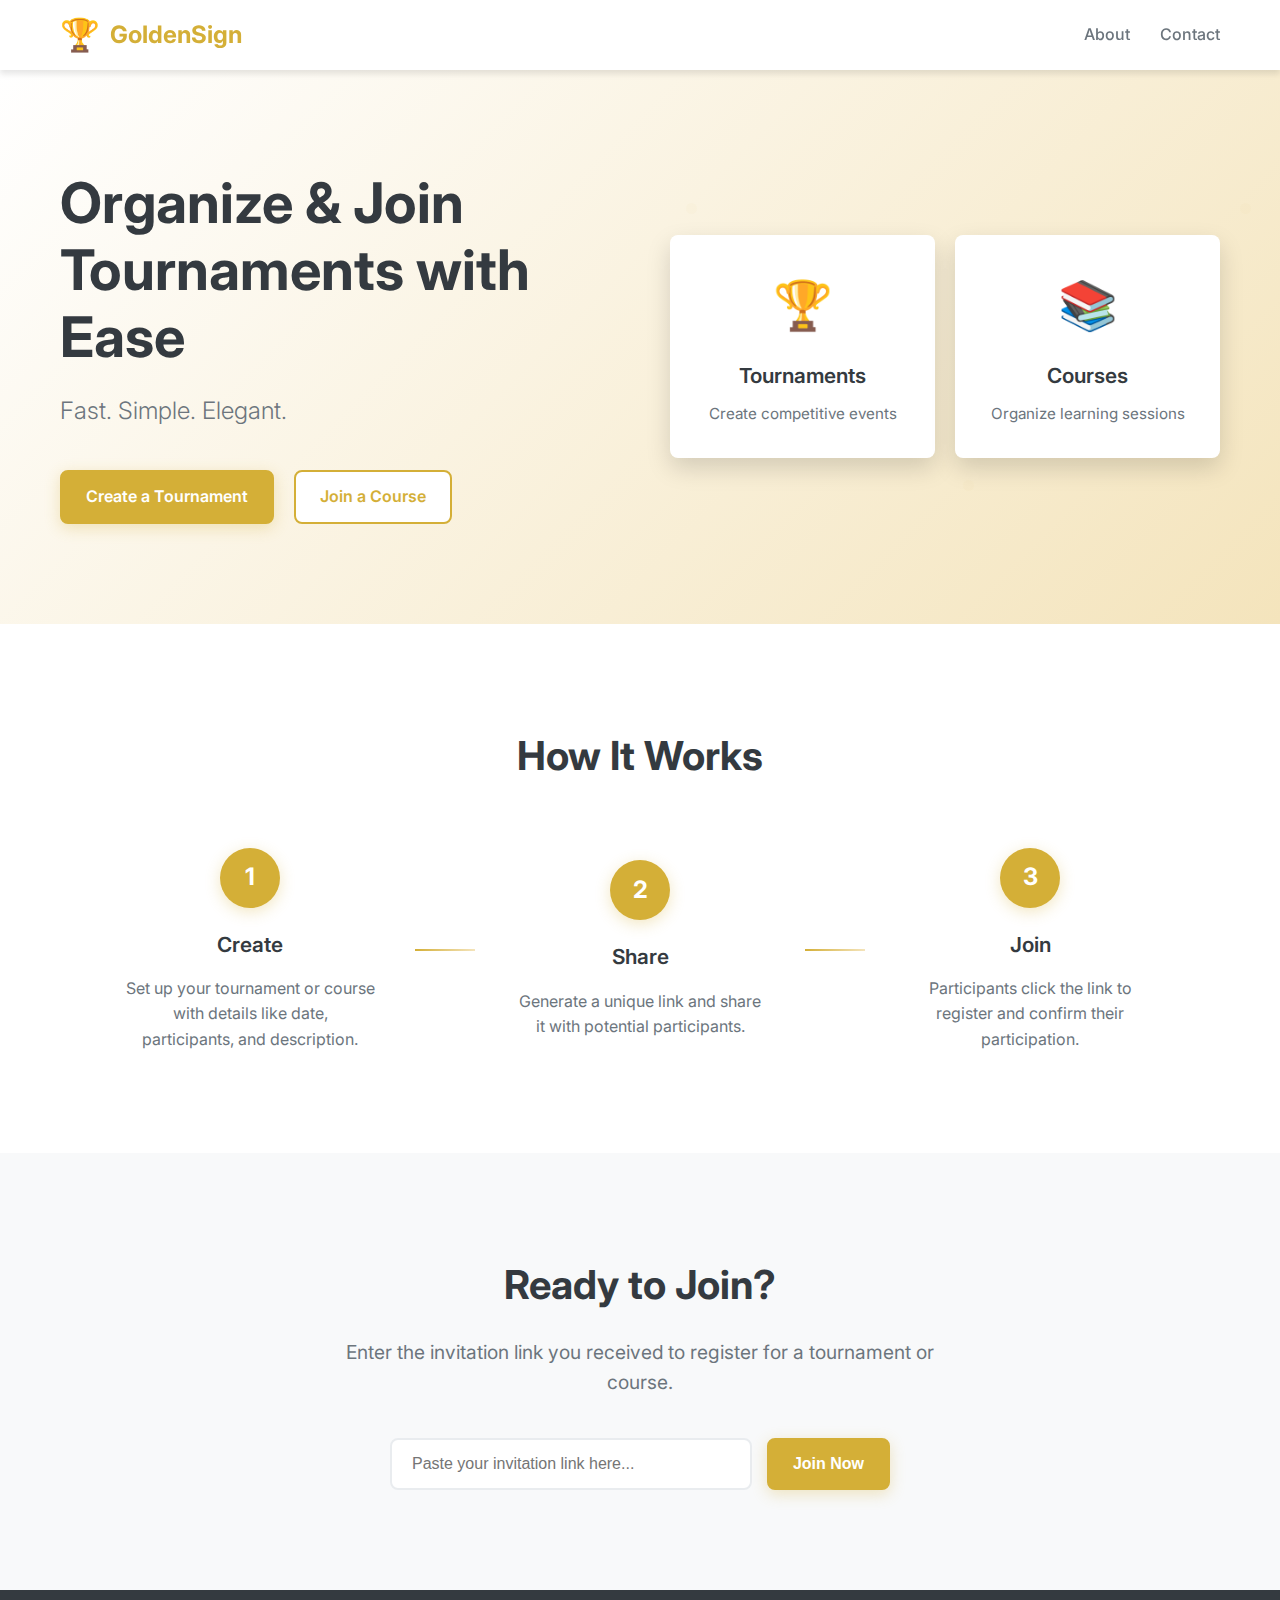
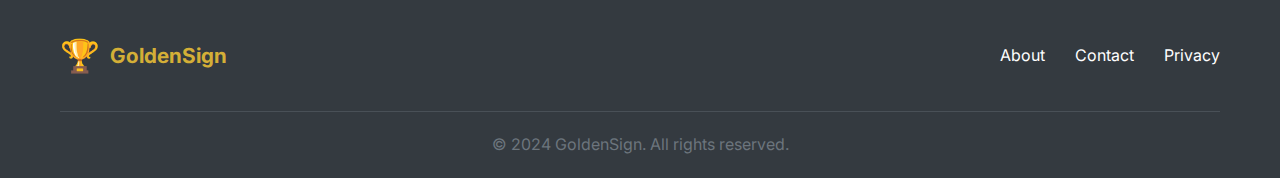
<file: index.html>
<!DOCTYPE html>
<html lang="en">
<head>
    <meta charset="UTF-8">
    <meta name="viewport" content="width=device-width, initial-scale=1.0">
    <title>GoldenSign - Tournament & Course Inscription</title>
    <link rel="preconnect" href="https://fonts.googleapis.com">
    <link rel="preconnect" href="https://fonts.gstatic.com" crossorigin>
    <link href="https://fonts.googleapis.com/css2?family=Inter:wght@300;400;500;600;700&display=swap" rel="stylesheet">
    <link rel="stylesheet" href="styles.css">
</head>
<body>
    <!-- Navigation -->
    <nav class="navbar">
        <div class="nav-container">
            <div class="nav-logo">
                <span class="logo-icon">🏆</span>
                <span class="logo-text">GoldenSign</span>
            </div>
            <div class="nav-links">
                <a href="#about" class="nav-link">About</a>
                <a href="#contact" class="nav-link">Contact</a>
            </div>
        </div>
    </nav>

    <!-- Hero Section -->
    <section class="hero">
        <div class="hero-container">
            <div class="hero-content">
                <h1 class="hero-title">Organize & Join Tournaments with Ease</h1>
                <p class="hero-subtitle">Fast. Simple. Elegant.</p>
                <div class="hero-buttons">
                    <a href="manager.html" class="btn btn-primary">Create a Tournament</a>
                    <a href="#join" class="btn btn-secondary">Join a Course</a>
                </div>
            </div>
            <div class="hero-visual">
                <div class="hero-card">
                    <div class="card-icon">🏆</div>
                    <h3>Tournaments</h3>
                    <p>Create competitive events</p>
                </div>
                <div class="hero-card">
                    <div class="card-icon">📚</div>
                    <h3>Courses</h3>
                    <p>Organize learning sessions</p>
                </div>
            </div>
        </div>
    </section>

    <!-- How it Works Section -->
    <section class="how-it-works">
        <div class="container">
            <h2 class="section-title">How It Works</h2>
            <div class="steps">
                <div class="step">
                    <div class="step-number">1</div>
                    <div class="step-content">
                        <h3>Create</h3>
                        <p>Set up your tournament or course with details like date, participants, and description.</p>
                    </div>
                </div>
                <div class="step-divider"></div>
                <div class="step">
                    <div class="step-number">2</div>
                    <div class="step-content">
                        <h3>Share</h3>
                        <p>Generate a unique link and share it with potential participants.</p>
                    </div>
                </div>
                <div class="step-divider"></div>
                <div class="step">
                    <div class="step-number">3</div>
                    <div class="step-content">
                        <h3>Join</h3>
                        <p>Participants click the link to register and confirm their participation.</p>
                    </div>
                </div>
            </div>
        </div>
    </section>

    <!-- Join Section -->
    <section id="join" class="join-section">
        <div class="container">
            <div class="join-content">
                <h2>Ready to Join?</h2>
                <p>Enter the invitation link you received to register for a tournament or course.</p>
                <div class="join-input-group">
                    <input type="text" id="joinLink" placeholder="Paste your invitation link here..." class="join-input">
                    <button onclick="joinFromLink()" class="btn btn-primary">Join Now</button>
                </div>
            </div>
        </div>
    </section>

    <!-- Footer -->
    <footer class="footer">
        <div class="container">
            <div class="footer-content">
                <div class="footer-logo">
                    <span class="logo-icon">🏆</span>
                    <span class="logo-text">GoldenSign</span>
                </div>
                <div class="footer-links">
                    <a href="#about" class="footer-link">About</a>
                    <a href="#contact" class="footer-link">Contact</a>
                    <a href="#privacy" class="footer-link">Privacy</a>
                </div>
            </div>
            <div class="footer-bottom">
                <p>&copy; 2024 GoldenSign. All rights reserved.</p>
            </div>
        </div>
    </footer>

    <script src="script.js"></script>
</body>
</html>
</file>
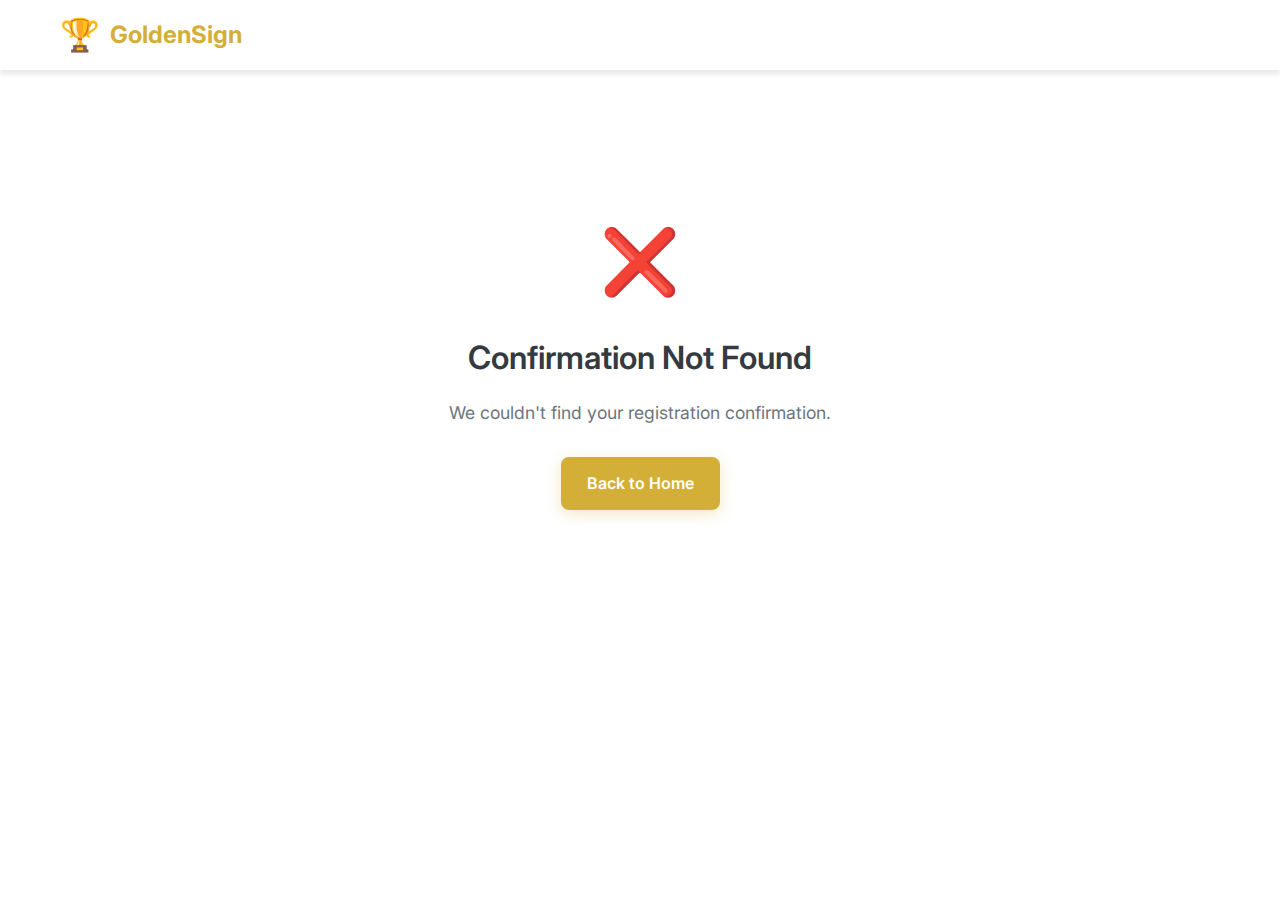
<file: confirmation.html>
<!DOCTYPE html>
<html lang="en">
<head>
    <meta charset="UTF-8">
    <meta name="viewport" content="width=device-width, initial-scale=1.0">
    <title>Registration Confirmation - GoldenSign</title>
    <link rel="preconnect" href="https://fonts.googleapis.com">
    <link rel="preconnect" href="https://fonts.gstatic.com" crossorigin>
    <link href="https://fonts.googleapis.com/css2?family=Inter:wght@300;400;500;600;700&display=swap" rel="stylesheet">
    <link rel="stylesheet" href="styles.css">
</head>
<body>
    <!-- Navigation -->
    <nav class="navbar">
        <div class="nav-container">
            <div class="nav-logo">
                <a href="index.html" class="logo-link">
                    <span class="logo-icon">🏆</span>
                    <span class="logo-text">GoldenSign</span>
                </a>
            </div>
        </div>
    </nav>

    <!-- Main Content -->
    <main class="confirmation-page">
        <div class="container">
            <!-- Loading State -->
            <div id="loadingState" class="loading-state">
                <div class="loading-spinner"></div>
                <p>Loading confirmation details...</p>
            </div>

            <!-- Confirmation Not Found -->
            <div id="notFoundState" class="not-found-state" style="display: none;">
                <div class="not-found-icon">❌</div>
                <h2>Confirmation Not Found</h2>
                <p>We couldn't find your registration confirmation.</p>
                <a href="index.html" class="btn btn-primary">Back to Home</a>
            </div>

            <!-- Confirmation Details -->
            <div id="confirmationDetails" class="confirmation-details" style="display: none;">
                <div class="confirmation-header">
                    <div class="success-animation">
                        <div class="success-checkmark">✅</div>
                    </div>
                    <h1>Registration Confirmed!</h1>
                    <p>You have successfully registered for the event.</p>
                </div>

                <div class="confirmation-card">
                    <div class="card-header">
                        <h2>Registration Details</h2>
                        <div class="status-badge" id="statusBadge">Accepted</div>
                    </div>
                    
                    <div class="confirmation-info">
                        <div class="info-row">
                            <span class="info-label">Name:</span>
                            <span class="info-value" id="participantName"></span>
                        </div>
                        <div class="info-row">
                            <span class="info-label">Email:</span>
                            <span class="info-value" id="participantEmail"></span>
                        </div>
                        <div class="info-row">
                            <span class="info-label">Event:</span>
                            <span class="info-value" id="eventTitle"></span>
                        </div>
                        <div class="info-row">
                            <span class="info-label">Type:</span>
                            <span class="info-value" id="eventType"></span>
                        </div>
                        <div class="info-row">
                            <span class="info-label">Date:</span>
                            <span class="info-value" id="eventDate"></span>
                        </div>
                        <div class="info-row">
                            <span class="info-label">Registration ID:</span>
                            <span class="info-value" id="registrationId"></span>
                        </div>
                    </div>
                </div>

                <div class="confirmation-actions">
                    <button onclick="printConfirmation()" class="btn btn-secondary">
                        <span class="btn-icon">🖨️</span>
                        Print Confirmation
                    </button>
                    <a href="index.html" class="btn btn-primary">Back to Home</a>
                </div>

                <div class="confirmation-note">
                    <p><strong>Important:</strong> Please save this confirmation for your records. You will receive an email confirmation shortly.</p>
                </div>
            </div>
        </div>
    </main>

    <script src="script.js"></script>
</body>
</html>
</file>
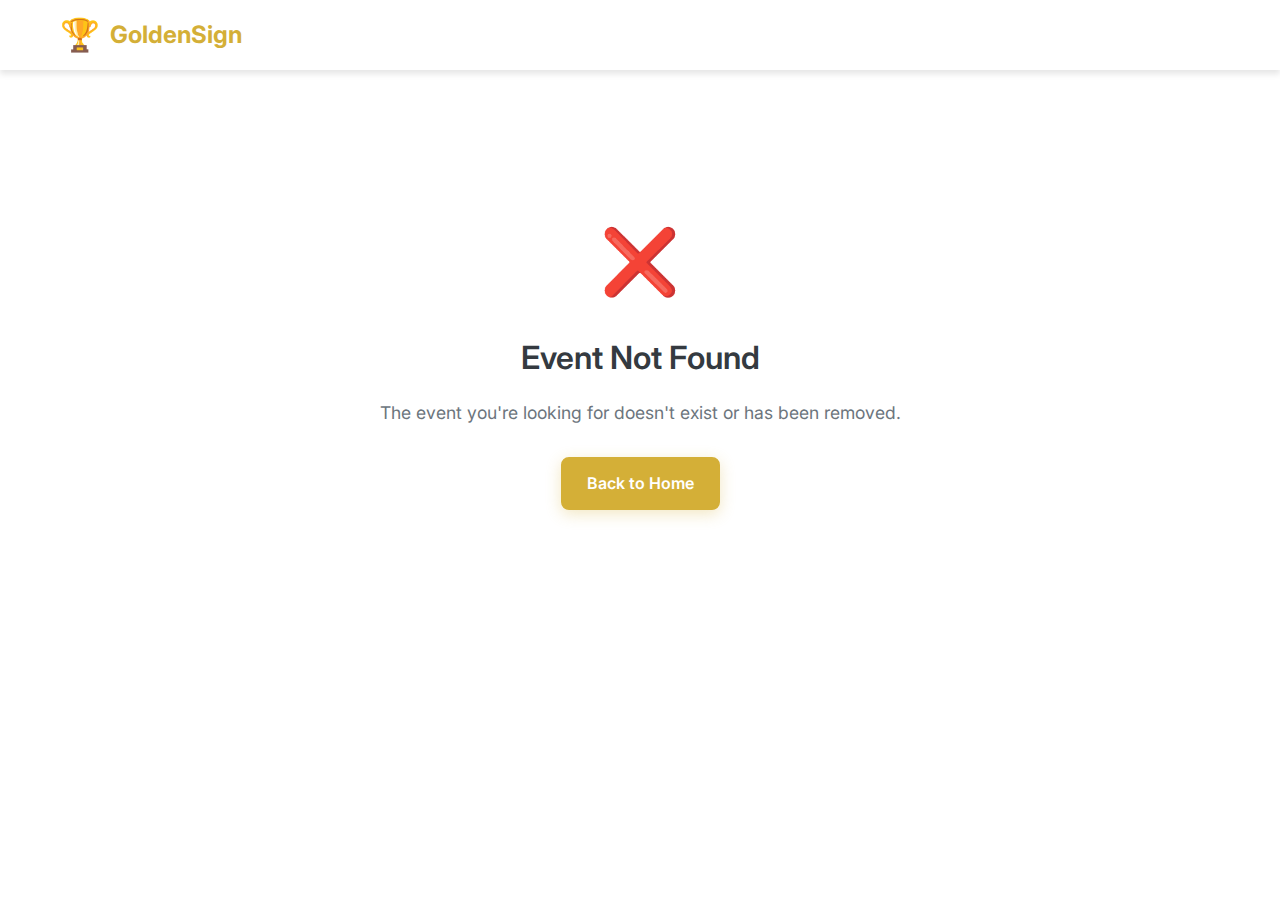
<file: inscription.html>
<!DOCTYPE html>
<html lang="en">
<head>
    <meta charset="UTF-8">
    <meta name="viewport" content="width=device-width, initial-scale=1.0">
    <title>Join Event - GoldenSign</title>
    <link rel="preconnect" href="https://fonts.googleapis.com">
    <link rel="preconnect" href="https://fonts.gstatic.com" crossorigin>
    <link href="https://fonts.googleapis.com/css2?family=Inter:wght@300;400;500;600;700&display=swap" rel="stylesheet">
    <link rel="stylesheet" href="styles.css">
</head>
<body>
    <!-- Navigation -->
    <nav class="navbar">
        <div class="nav-container">
            <div class="nav-logo">
                <a href="index.html" class="logo-link">
                    <span class="logo-icon">🏆</span>
                    <span class="logo-text">GoldenSign</span>
                </a>
            </div>
        </div>
    </nav>

    <!-- Main Content -->
    <main class="inscription-page">
        <div class="container">
            <!-- Loading State -->
            <div id="loadingState" class="loading-state">
                <div class="loading-spinner"></div>
                <p>Loading event details...</p>
            </div>

            <!-- Event Not Found -->
            <div id="notFoundState" class="not-found-state" style="display: none;">
                <div class="not-found-icon">❌</div>
                <h2>Event Not Found</h2>
                <p>The event you're looking for doesn't exist or has been removed.</p>
                <a href="index.html" class="btn btn-primary">Back to Home</a>
            </div>

            <!-- Event Details -->
            <div id="eventDetails" class="event-details" style="display: none;">
                <div class="event-header">
                    <div class="event-type-badge" id="eventTypeBadge"></div>
                    <h1 id="eventTitle"></h1>
                    <p id="eventDescription"></p>
                </div>

                <div class="event-info">
                    <div class="info-card">
                        <div class="info-icon">📅</div>
                        <div class="info-content">
                            <h3>Date & Time</h3>
                            <p id="eventDate"></p>
                        </div>
                    </div>
                    <div class="info-card">
                        <div class="info-icon">👥</div>
                        <div class="info-content">
                            <h3>Available Slots</h3>
                            <p id="availableSlots"></p>
                        </div>
                    </div>
                </div>

                <!-- Registration Form -->
                <div class="registration-section">
                    <h2>Register for this Event</h2>
                    <form id="registrationForm" class="registration-form">
                        <div class="form-group">
                            <label for="participantName">Full Name *</label>
                            <input type="text" id="participantName" name="name" required placeholder="Enter your full name">
                        </div>

                        <div class="form-group">
                            <label for="participantEmail">Email Address *</label>
                            <input type="email" id="participantEmail" name="email" required placeholder="Enter your email address">
                        </div>

                        <button type="submit" class="btn btn-primary btn-large">
                            <span class="btn-icon">✅</span>
                            Confirm Registration
                        </button>
                    </form>
                </div>
            </div>

            <!-- Success State -->
            <div id="successState" class="success-state" style="display: none;">
                <div class="success-animation">
                    <div class="success-checkmark">✅</div>
                </div>
                <h2>Registration Successful!</h2>
                <p id="successMessage"></p>
                <div class="success-actions">
                    <button onclick="goToConfirmation()" class="btn btn-primary">View Confirmation</button>
                    <a href="index.html" class="btn btn-secondary">Back to Home</a>
                </div>
            </div>

            <!-- Full State -->
            <div id="fullState" class="full-state" style="display: none;">
                <div class="full-icon">❌</div>
                <h2>Event is Full</h2>
                <p>Sorry, this event has reached its maximum capacity.</p>
                <a href="index.html" class="btn btn-primary">Back to Home</a>
            </div>
        </div>
    </main>

    <script src="script.js"></script>
</body>
</html>
</file>
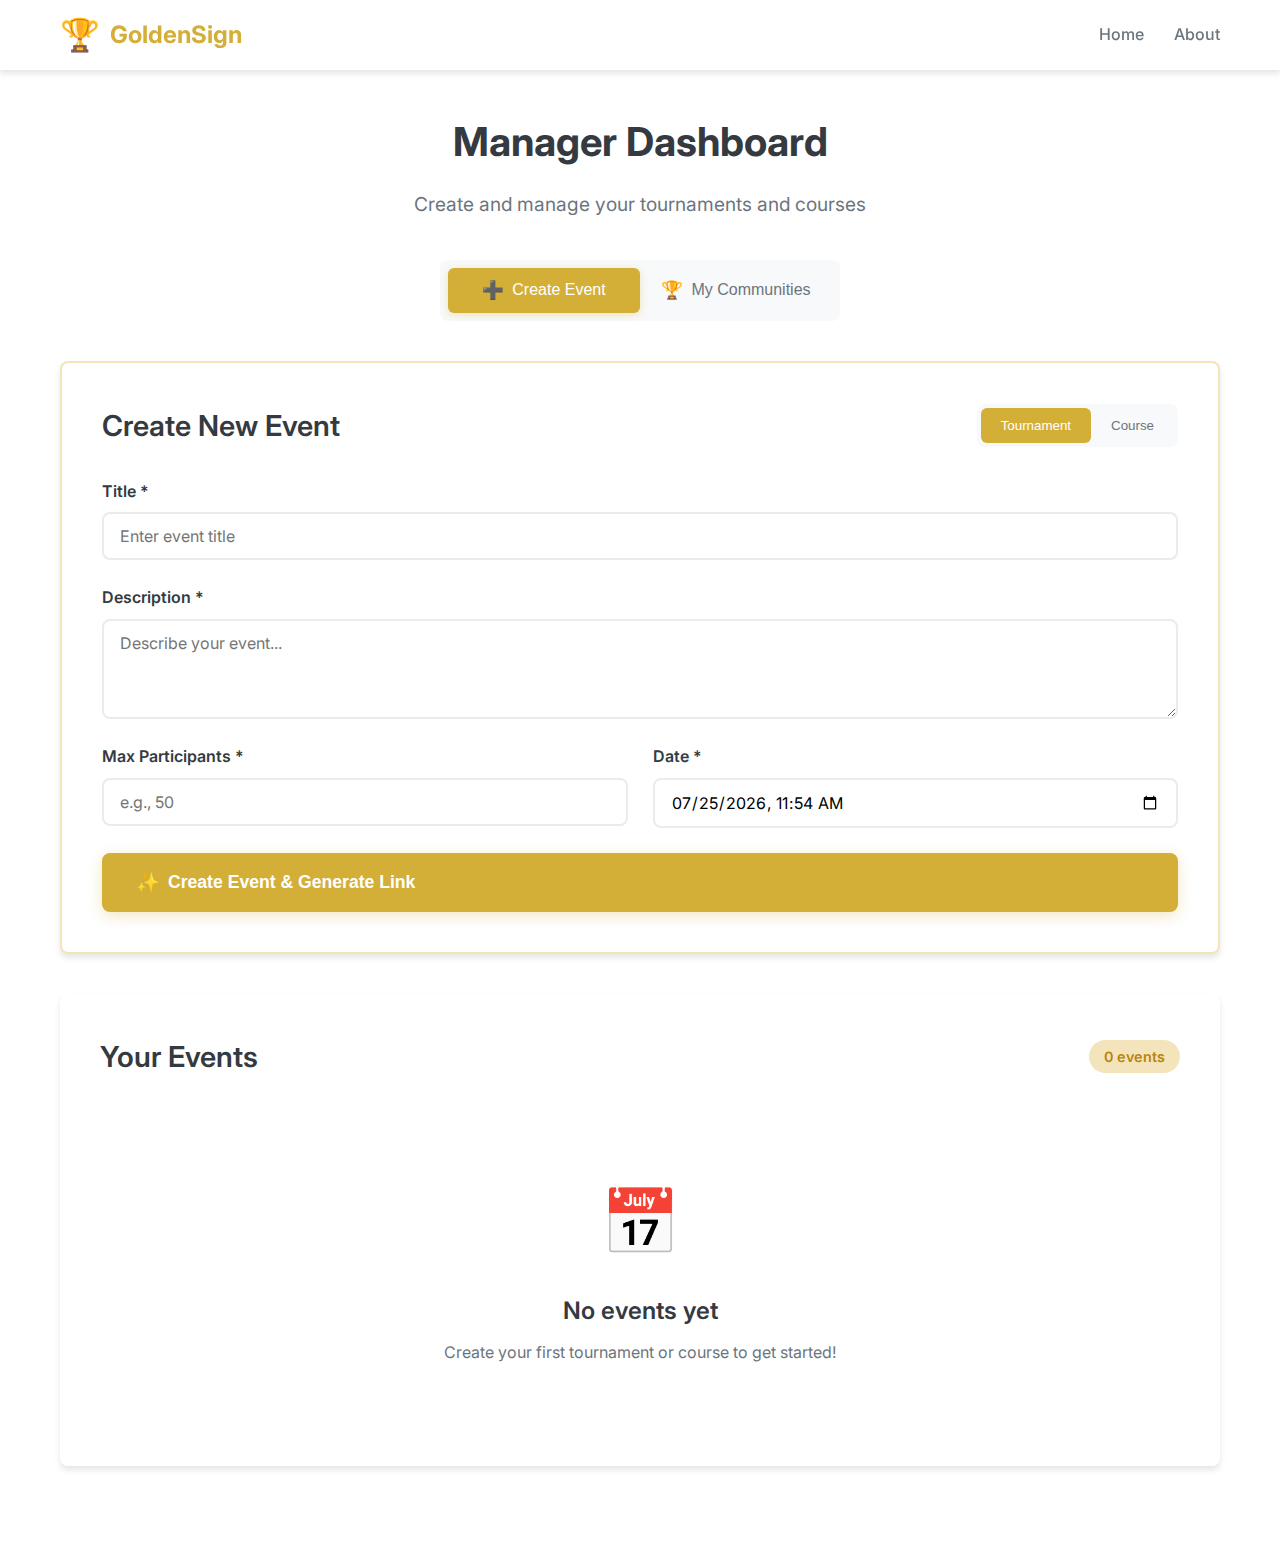
<file: manager.html>
<!DOCTYPE html>
<html lang="en">
<head>
    <meta charset="UTF-8">
    <meta name="viewport" content="width=device-width, initial-scale=1.0">
    <title>Manager Dashboard - GoldenSign</title>
    <link rel="preconnect" href="https://fonts.googleapis.com">
    <link rel="preconnect" href="https://fonts.gstatic.com" crossorigin>
    <link href="https://fonts.googleapis.com/css2?family=Inter:wght@300;400;500;600;700&display=swap" rel="stylesheet">
    <link rel="stylesheet" href="styles.css">
</head>
<body>
    <!-- Navigation -->
    <nav class="navbar">
        <div class="nav-container">
            <div class="nav-logo">
                <a href="index.html" class="logo-link">
                    <span class="logo-icon">🏆</span>
                    <span class="logo-text">GoldenSign</span>
                </a>
            </div>
            <div class="nav-links">
                <a href="index.html" class="nav-link">Home</a>
                <a href="#about" class="nav-link">About</a>
            </div>
        </div>
    </nav>

    <!-- Manager Dashboard -->
    <main class="manager-dashboard">
        <div class="container">
            <div class="dashboard-header">
                <h1>Manager Dashboard</h1>
                <p>Create and manage your tournaments and courses</p>
            </div>

            <!-- Dashboard Tabs -->
            <div class="dashboard-tabs">
                <button id="createTab" class="tab-btn active" onclick="switchTab('create')">
                    <span class="tab-icon">➕</span>
                    Create Event
                </button>
                <button id="communitiesTab" class="tab-btn" onclick="switchTab('communities')">
                    <span class="tab-icon">🏆</span>
                    My Communities
                </button>
            </div>

            <!-- Create New Section -->
            <section id="createSection" class="create-section">
                <div class="section-header">
                    <h2>Create New Event</h2>
                    <div class="event-type-toggle">
                        <button id="tournamentBtn" class="toggle-btn active" onclick="toggleEventType('tournament')">Tournament</button>
                        <button id="courseBtn" class="toggle-btn" onclick="toggleEventType('course')">Course</button>
                    </div>
                </div>

                <form id="eventForm" class="event-form">
                    <div class="form-group">
                        <label for="eventTitle">Title *</label>
                        <input type="text" id="eventTitle" name="title" required placeholder="Enter event title">
                    </div>

                    <div class="form-group">
                        <label for="eventDescription">Description *</label>
                        <textarea id="eventDescription" name="description" required placeholder="Describe your event..."></textarea>
                    </div>

                    <div class="form-row">
                        <div class="form-group">
                            <label for="maxParticipants">Max Participants *</label>
                            <input type="number" id="maxParticipants" name="maxParticipants" required min="1" placeholder="e.g., 50">
                        </div>
                        <div class="form-group">
                            <label for="eventDate">Date *</label>
                            <input type="datetime-local" id="eventDate" name="date" required>
                        </div>
                    </div>

                    <button type="submit" class="btn btn-primary btn-large">
                        <span class="btn-icon">✨</span>
                        Create Event & Generate Link
                    </button>
                </form>
            </section>

            <!-- Events List -->
            <section id="eventsSection" class="events-section">
                <div class="section-header">
                    <h2>Your Events</h2>
                    <span id="eventsCount" class="events-count">0 events</span>
                </div>

                <div id="eventsList" class="events-list">
                    <div class="empty-state">
                        <div class="empty-icon">📅</div>
                        <h3>No events yet</h3>
                        <p>Create your first tournament or course to get started!</p>
                    </div>
                </div>
            </section>

            <!-- My Communities Section -->
            <section id="communitiesSection" class="communities-section" style="display: none;">
                <div class="section-header">
                    <h2>My Communities</h2>
                    <div class="communities-stats">
                        <span id="totalEvents" class="stat-item">0 Events</span>
                        <span id="totalParticipants" class="stat-item">0 Participants</span>
                    </div>
                </div>

                <div class="communities-filters">
                    <div class="filter-group">
                        <label for="typeFilter">Filter by Type:</label>
                        <select id="typeFilter" onchange="filterCommunities()">
                            <option value="all">All Types</option>
                            <option value="tournament">Tournaments</option>
                            <option value="course">Courses</option>
                        </select>
                    </div>
                    <div class="filter-group">
                        <label for="statusFilter">Filter by Status:</label>
                        <select id="statusFilter" onchange="filterCommunities()">
                            <option value="all">All Status</option>
                            <option value="open">Open for Registration</option>
                            <option value="full">Full</option>
                            <option value="past">Past Events</option>
                        </select>
                    </div>
                    <button onclick="exportCommunitiesData()" class="btn btn-secondary">
                        <span class="btn-icon">📊</span>
                        Export Data
                    </button>
                </div>

                <div id="communitiesList" class="communities-list">
                    <div class="empty-state">
                        <div class="empty-icon">🏆</div>
                        <h3>No communities yet</h3>
                        <p>Create your first tournament or course to start building your community!</p>
                    </div>
                </div>
            </section>
        </div>
    </main>

    <!-- Event Modal -->
    <div id="eventModal" class="modal">
        <div class="modal-content">
            <div class="modal-header">
                <h3>Event Details</h3>
                <button class="modal-close" onclick="closeModal()">&times;</button>
            </div>
            <div class="modal-body">
                <div id="modalEventInfo"></div>
                <div class="modal-actions">
                    <button id="copyLinkBtn" class="btn btn-primary" onclick="copyEventLinkFromModal()">
                        <span class="btn-icon">📋</span>
                        Copy Link
                    </button>
                    <button id="viewInscriptionsBtn" class="btn btn-secondary" onclick="viewInscriptionsFromModal()">
                        <span class="btn-icon">👥</span>
                        View Inscriptions
                    </button>
                </div>
            </div>
        </div>
    </div>

    <!-- Inscriptions Modal -->
    <div id="inscriptionsModal" class="modal">
        <div class="modal-content">
            <div class="modal-header">
                <h3>Event Inscriptions</h3>
                <button class="modal-close" onclick="closeInscriptionsModal()">&times;</button>
            </div>
            <div class="modal-body">
                <div id="inscriptionsList" class="inscriptions-list"></div>
            </div>
        </div>
    </div>

    <script src="script.js"></script>
</body>
</html>
</file>
<file: styles.css>
/* Reset and Base Styles */
* {
    margin: 0;
    padding: 0;
    box-sizing: border-box;
}

:root {
    --primary-gold: #D4AF37;
    --secondary-gold: #F4E4BC;
    --dark-gold: #B8860B;
    --white: #FFFFFF;
    --light-gray: #F8F9FA;
    --gray: #6C757D;
    --dark-gray: #343A40;
    --success: #28A745;
    --danger: #DC3545;
    --warning: #FFC107;
    --shadow: 0 4px 6px rgba(0, 0, 0, 0.1);
    --shadow-lg: 0 10px 25px rgba(0, 0, 0, 0.15);
    --border-radius: 8px;
    --transition: all 0.3s ease;
}

body {
    font-family: 'Inter', -apple-system, BlinkMacSystemFont, 'Segoe UI', Roboto, sans-serif;
    line-height: 1.6;
    color: var(--dark-gray);
    background-color: var(--white);
}

.container {
    max-width: 1200px;
    margin: 0 auto;
    padding: 0 20px;
}

/* Navigation */
.navbar {
    background: var(--white);
    box-shadow: var(--shadow);
    position: sticky;
    top: 0;
    z-index: 1000;
}

.nav-container {
    max-width: 1200px;
    margin: 0 auto;
    padding: 0 20px;
    display: flex;
    justify-content: space-between;
    align-items: center;
    height: 70px;
}

.nav-logo {
    display: flex;
    align-items: center;
    gap: 10px;
    font-size: 1.5rem;
    font-weight: 700;
    color: var(--primary-gold);
}

.logo-link {
    text-decoration: none;
    color: inherit;
    display: flex;
    align-items: center;
    gap: 10px;
}

.logo-icon {
    font-size: 2rem;
}

.nav-links {
    display: flex;
    gap: 30px;
}

.nav-link {
    text-decoration: none;
    color: var(--gray);
    font-weight: 500;
    transition: var(--transition);
    position: relative;
}

.nav-link:hover {
    color: var(--primary-gold);
}

.nav-link::after {
    content: '';
    position: absolute;
    bottom: -5px;
    left: 0;
    width: 0;
    height: 2px;
    background: var(--primary-gold);
    transition: var(--transition);
}

.nav-link:hover::after {
    width: 100%;
}

/* Buttons */
.btn {
    display: inline-flex;
    align-items: center;
    gap: 8px;
    padding: 12px 24px;
    border: 2px solid var(--primary-gold);
    background: var(--white);
    color: var(--primary-gold);
    text-decoration: none;
    border-radius: var(--border-radius);
    font-weight: 600;
    font-size: 1rem;
    cursor: pointer;
    transition: var(--transition);
    position: relative;
    overflow: hidden;
}

.btn::before {
    content: '';
    position: absolute;
    top: 0;
    left: -100%;
    width: 100%;
    height: 100%;
    background: linear-gradient(90deg, transparent, rgba(212, 175, 55, 0.1), transparent);
    transition: var(--transition);
}

.btn:hover::before {
    left: 100%;
}

.btn-primary {
    background: var(--primary-gold);
    color: var(--white);
    box-shadow: 0 4px 15px rgba(212, 175, 55, 0.3);
}

.btn-primary:hover {
    background: var(--dark-gold);
    border-color: var(--dark-gold);
    transform: translateY(-2px);
    box-shadow: 0 6px 20px rgba(212, 175, 55, 0.4);
}

.btn-secondary {
    background: var(--white);
    color: var(--primary-gold);
}

.btn-secondary:hover {
    background: var(--secondary-gold);
    transform: translateY(-2px);
}

.btn-large {
    padding: 16px 32px;
    font-size: 1.1rem;
}

.btn-small {
    padding: 8px 12px;
    font-size: 0.9rem;
}

.btn-icon {
    font-size: 1.2rem;
}

/* Hero Section */
.hero {
    background: linear-gradient(135deg, var(--white) 0%, var(--secondary-gold) 100%);
    padding: 100px 0;
    position: relative;
    overflow: hidden;
}

.hero::before {
    content: '';
    position: absolute;
    top: 0;
    left: 0;
    right: 0;
    bottom: 0;
    background: url('data:image/svg+xml,<svg xmlns="http://www.w3.org/2000/svg" viewBox="0 0 100 100"><defs><pattern id="grain" width="100" height="100" patternUnits="userSpaceOnUse"><circle cx="25" cy="25" r="1" fill="%23D4AF37" opacity="0.1"/><circle cx="75" cy="75" r="1" fill="%23D4AF37" opacity="0.1"/></pattern></defs><rect width="100" height="100" fill="url(%23grain)"/></svg>');
    opacity: 0.3;
}

.hero-container {
    max-width: 1200px;
    margin: 0 auto;
    padding: 0 20px;
    display: grid;
    grid-template-columns: 1fr 1fr;
    gap: 60px;
    align-items: center;
    position: relative;
    z-index: 1;
}

.hero-content {
    animation: fadeInUp 0.8s ease-out;
}

.hero-title {
    font-size: 3.5rem;
    font-weight: 700;
    color: var(--dark-gray);
    margin-bottom: 20px;
    line-height: 1.2;
}

.hero-subtitle {
    font-size: 1.5rem;
    color: var(--gray);
    margin-bottom: 40px;
    font-weight: 300;
}

.hero-buttons {
    display: flex;
    gap: 20px;
    flex-wrap: wrap;
}

.hero-visual {
    display: grid;
    grid-template-columns: 1fr 1fr;
    gap: 20px;
    animation: fadeInUp 0.8s ease-out 0.2s both;
}

.hero-card {
    background: var(--white);
    padding: 30px;
    border-radius: var(--border-radius);
    box-shadow: var(--shadow-lg);
    text-align: center;
    transition: var(--transition);
    border: 2px solid transparent;
}

.hero-card:hover {
    transform: translateY(-5px);
    border-color: var(--primary-gold);
    box-shadow: 0 15px 35px rgba(212, 175, 55, 0.2);
}

.card-icon {
    font-size: 3rem;
    margin-bottom: 15px;
}

.hero-card h3 {
    font-size: 1.3rem;
    font-weight: 600;
    color: var(--dark-gray);
    margin-bottom: 10px;
}

.hero-card p {
    color: var(--gray);
    font-size: 0.95rem;
}

/* How It Works Section */
.how-it-works {
    padding: 100px 0;
    background: var(--white);
}

.section-title {
    text-align: center;
    font-size: 2.5rem;
    font-weight: 700;
    color: var(--dark-gray);
    margin-bottom: 60px;
}

.steps {
    display: flex;
    justify-content: center;
    align-items: center;
    gap: 40px;
    flex-wrap: wrap;
}

.step {
    display: flex;
    flex-direction: column;
    align-items: center;
    text-align: center;
    max-width: 250px;
    animation: fadeInUp 0.6s ease-out;
}

.step:nth-child(1) { animation-delay: 0.1s; }
.step:nth-child(3) { animation-delay: 0.2s; }
.step:nth-child(5) { animation-delay: 0.3s; }

.step-number {
    width: 60px;
    height: 60px;
    background: var(--primary-gold);
    color: var(--white);
    border-radius: 50%;
    display: flex;
    align-items: center;
    justify-content: center;
    font-size: 1.5rem;
    font-weight: 700;
    margin-bottom: 20px;
    box-shadow: 0 4px 15px rgba(212, 175, 55, 0.3);
}

.step-content h3 {
    font-size: 1.3rem;
    font-weight: 600;
    color: var(--dark-gray);
    margin-bottom: 15px;
}

.step-content p {
    color: var(--gray);
    line-height: 1.6;
}

.step-divider {
    width: 60px;
    height: 2px;
    background: linear-gradient(90deg, var(--primary-gold), var(--secondary-gold));
    animation: pulse 2s infinite;
}

/* Join Section */
.join-section {
    padding: 100px 0;
    background: var(--light-gray);
}

.join-content {
    text-align: center;
    max-width: 600px;
    margin: 0 auto;
}

.join-content h2 {
    font-size: 2.5rem;
    font-weight: 700;
    color: var(--dark-gray);
    margin-bottom: 20px;
}

.join-content p {
    font-size: 1.2rem;
    color: var(--gray);
    margin-bottom: 40px;
}

.join-input-group {
    display: flex;
    gap: 15px;
    max-width: 500px;
    margin: 0 auto;
}

.join-input {
    flex: 1;
    padding: 15px 20px;
    border: 2px solid #E9ECEF;
    border-radius: var(--border-radius);
    font-size: 1rem;
    transition: var(--transition);
}

.join-input:focus {
    outline: none;
    border-color: var(--primary-gold);
    box-shadow: 0 0 0 3px rgba(212, 175, 55, 0.1);
}

/* Manager Dashboard */
.manager-dashboard {
    padding: 40px 0 100px;
    min-height: calc(100vh - 70px);
}

.dashboard-header {
    text-align: center;
    margin-bottom: 40px;
}

/* Dashboard Tabs */
.dashboard-tabs {
    display: flex;
    justify-content: center;
    margin-bottom: 40px;
    background: var(--light-gray);
    border-radius: var(--border-radius);
    padding: 8px;
    max-width: 400px;
    margin-left: auto;
    margin-right: auto;
}

.tab-btn {
    flex: 1;
    display: flex;
    align-items: center;
    justify-content: center;
    gap: 8px;
    padding: 12px 20px;
    border: none;
    background: transparent;
    color: var(--gray);
    font-weight: 500;
    border-radius: calc(var(--border-radius) - 2px);
    cursor: pointer;
    transition: var(--transition);
    font-size: 1rem;
}

.tab-btn.active {
    background: var(--primary-gold);
    color: var(--white);
    box-shadow: 0 2px 8px rgba(212, 175, 55, 0.3);
}

.tab-btn:hover:not(.active) {
    background: var(--white);
    color: var(--primary-gold);
}

.tab-icon {
    font-size: 1.1rem;
}

.dashboard-header h1 {
    font-size: 2.5rem;
    font-weight: 700;
    color: var(--dark-gray);
    margin-bottom: 15px;
}

.dashboard-header p {
    font-size: 1.2rem;
    color: var(--gray);
}

/* Create Section */
.create-section {
    background: var(--white);
    padding: 40px;
    border-radius: var(--border-radius);
    box-shadow: var(--shadow);
    margin-bottom: 40px;
    border: 2px solid var(--secondary-gold);
}

.section-header {
    display: flex;
    justify-content: space-between;
    align-items: center;
    margin-bottom: 30px;
    flex-wrap: wrap;
    gap: 20px;
}

.section-header h2 {
    font-size: 1.8rem;
    font-weight: 600;
    color: var(--dark-gray);
}

.event-type-toggle {
    display: flex;
    background: var(--light-gray);
    border-radius: var(--border-radius);
    padding: 4px;
}

.toggle-btn {
    padding: 10px 20px;
    border: none;
    background: transparent;
    color: var(--gray);
    font-weight: 500;
    border-radius: calc(var(--border-radius) - 2px);
    cursor: pointer;
    transition: var(--transition);
}

.toggle-btn.active {
    background: var(--primary-gold);
    color: var(--white);
}

.event-form {
    display: grid;
    gap: 25px;
}

.form-group {
    display: flex;
    flex-direction: column;
}

.form-group label {
    font-weight: 600;
    color: var(--dark-gray);
    margin-bottom: 8px;
}

.form-group input,
.form-group textarea {
    padding: 12px 16px;
    border: 2px solid #E9ECEF;
    border-radius: var(--border-radius);
    font-size: 1rem;
    transition: var(--transition);
    font-family: inherit;
}

.form-group input:focus,
.form-group textarea:focus {
    outline: none;
    border-color: var(--primary-gold);
    box-shadow: 0 0 0 3px rgba(212, 175, 55, 0.1);
}

.form-group textarea {
    resize: vertical;
    min-height: 100px;
}

.form-row {
    display: grid;
    grid-template-columns: 1fr 1fr;
    gap: 25px;
}

/* Events Section */
.events-section {
    background: var(--white);
    padding: 40px;
    border-radius: var(--border-radius);
    box-shadow: var(--shadow);
}

/* Communities Section */
.communities-section {
    background: var(--white);
    padding: 40px;
    border-radius: var(--border-radius);
    box-shadow: var(--shadow);
}

.communities-stats {
    display: flex;
    gap: 20px;
    flex-wrap: wrap;
}

.stat-item {
    background: var(--secondary-gold);
    color: var(--dark-gold);
    padding: 8px 16px;
    border-radius: 20px;
    font-size: 0.9rem;
    font-weight: 600;
}

.communities-filters {
    display: flex;
    gap: 20px;
    align-items: end;
    margin-bottom: 30px;
    padding: 20px;
    background: var(--light-gray);
    border-radius: var(--border-radius);
    flex-wrap: wrap;
}

.filter-group {
    display: flex;
    flex-direction: column;
    gap: 5px;
    min-width: 150px;
}

.filter-group label {
    font-weight: 600;
    color: var(--dark-gray);
    font-size: 0.9rem;
}

.filter-group select {
    padding: 8px 12px;
    border: 2px solid #E9ECEF;
    border-radius: var(--border-radius);
    background: var(--white);
    font-size: 0.9rem;
    transition: var(--transition);
}

.filter-group select:focus {
    outline: none;
    border-color: var(--primary-gold);
    box-shadow: 0 0 0 3px rgba(212, 175, 55, 0.1);
}

.communities-list {
    display: grid;
    gap: 20px;
}

.community-card {
    background: var(--light-gray);
    border: 2px solid transparent;
    border-radius: var(--border-radius);
    padding: 25px;
    transition: var(--transition);
    position: relative;
    overflow: hidden;
}

.community-card:hover {
    border-color: var(--primary-gold);
    transform: translateY(-2px);
    box-shadow: var(--shadow-lg);
}

.community-card-header {
    display: flex;
    justify-content: space-between;
    align-items: flex-start;
    margin-bottom: 15px;
    flex-wrap: wrap;
    gap: 10px;
}

.community-title {
    font-size: 1.3rem;
    font-weight: 600;
    color: var(--dark-gray);
    margin-bottom: 5px;
}

.community-type-badge {
    background: var(--primary-gold);
    color: var(--white);
    padding: 4px 12px;
    border-radius: 20px;
    font-size: 0.8rem;
    font-weight: 600;
    text-transform: uppercase;
}

.community-description {
    color: var(--gray);
    margin-bottom: 20px;
    line-height: 1.5;
}

.community-stats {
    display: grid;
    grid-template-columns: repeat(auto-fit, minmax(120px, 1fr));
    gap: 15px;
    margin-bottom: 20px;
}

.community-stat {
    text-align: center;
    padding: 10px;
    background: var(--white);
    border-radius: var(--border-radius);
    border: 1px solid var(--secondary-gold);
}

.community-stat-value {
    font-size: 1.5rem;
    font-weight: 700;
    color: var(--primary-gold);
    margin-bottom: 5px;
}

.community-stat-label {
    font-size: 0.8rem;
    color: var(--gray);
    text-transform: uppercase;
    font-weight: 600;
}

.community-participants {
    margin-top: 20px;
}

.participants-header {
    display: flex;
    justify-content: space-between;
    align-items: center;
    margin-bottom: 15px;
}

.participants-title {
    font-weight: 600;
    color: var(--dark-gray);
    font-size: 1.1rem;
}

.participants-toggle {
    background: var(--primary-gold);
    color: var(--white);
    border: none;
    padding: 6px 12px;
    border-radius: var(--border-radius);
    font-size: 0.8rem;
    cursor: pointer;
    transition: var(--transition);
}

.participants-toggle:hover {
    background: var(--dark-gold);
}

.participants-list {
    max-height: 200px;
    overflow-y: auto;
    border: 1px solid #E9ECEF;
    border-radius: var(--border-radius);
    background: var(--white);
    display: none;
}

.participants-list.show {
    display: block;
}

.participant-item {
    display: flex;
    justify-content: space-between;
    align-items: center;
    padding: 10px 15px;
    border-bottom: 1px solid #F8F9FA;
    transition: var(--transition);
}

.participant-item:hover {
    background: var(--light-gray);
}

.participant-item:last-child {
    border-bottom: none;
}

.participant-info {
    flex: 1;
}

.participant-name {
    font-weight: 600;
    color: var(--dark-gray);
    margin-bottom: 2px;
}

.participant-email {
    color: var(--gray);
    font-size: 0.8rem;
}

.participant-date {
    color: var(--gray);
    font-size: 0.8rem;
    text-align: right;
}

.community-actions {
    display: flex;
    gap: 10px;
    margin-top: 20px;
    flex-wrap: wrap;
}

.community-actions .btn {
    padding: 8px 16px;
    font-size: 0.9rem;
}

.events-count {
    background: var(--secondary-gold);
    color: var(--dark-gold);
    padding: 5px 15px;
    border-radius: 20px;
    font-size: 0.9rem;
    font-weight: 600;
}

.events-list {
    margin-top: 30px;
}

.empty-state {
    text-align: center;
    padding: 60px 20px;
    color: var(--gray);
}

.empty-icon {
    font-size: 4rem;
    margin-bottom: 20px;
}

.empty-state h3 {
    font-size: 1.5rem;
    font-weight: 600;
    margin-bottom: 10px;
    color: var(--dark-gray);
}

.event-card {
    background: var(--light-gray);
    padding: 25px;
    border-radius: var(--border-radius);
    margin-bottom: 20px;
    border: 2px solid transparent;
    transition: var(--transition);
    position: relative;
}

.event-card:hover {
    border-color: var(--primary-gold);
    transform: translateY(-2px);
    box-shadow: var(--shadow-lg);
}

.event-card-header {
    display: flex;
    justify-content: space-between;
    align-items: flex-start;
    margin-bottom: 15px;
}

.event-title {
    font-size: 1.3rem;
    font-weight: 600;
    color: var(--dark-gray);
    margin-bottom: 5px;
}

.event-type-badge {
    background: var(--primary-gold);
    color: var(--white);
    padding: 4px 12px;
    border-radius: 20px;
    font-size: 0.8rem;
    font-weight: 600;
    text-transform: uppercase;
}

.event-description {
    color: var(--gray);
    margin-bottom: 15px;
    line-height: 1.5;
}

.event-details {
    display: grid;
    grid-template-columns: repeat(auto-fit, minmax(150px, 1fr));
    gap: 15px;
    margin-bottom: 20px;
}

.event-detail {
    display: flex;
    align-items: center;
    gap: 8px;
    color: var(--gray);
    font-size: 0.9rem;
}

.event-detail-icon {
    font-size: 1.1rem;
}

.event-actions {
    display: flex;
    gap: 10px;
    flex-wrap: wrap;
}

.event-actions .btn {
    padding: 8px 16px;
    font-size: 0.9rem;
}

/* Event URL Section */
.event-url-section {
    margin-top: 20px;
    padding: 15px;
    background: var(--light-gray);
    border-radius: var(--border-radius);
    border: 1px solid var(--secondary-gold);
}

.event-url-section label {
    display: block;
    margin-bottom: 10px;
    color: var(--dark-gray);
    font-weight: 600;
}

.url-display {
    display: flex;
    gap: 10px;
    align-items: center;
}

.url-input {
    flex: 1;
    padding: 8px 12px;
    border: 1px solid #E9ECEF;
    border-radius: var(--border-radius);
    background: var(--white);
    font-size: 0.9rem;
    color: var(--gray);
    font-family: 'Courier New', monospace;
}

.url-input:focus {
    outline: none;
    border-color: var(--primary-gold);
    box-shadow: 0 0 0 2px rgba(212, 175, 55, 0.1);
}

/* Modal */
.modal {
    display: none;
    position: fixed;
    top: 0;
    left: 0;
    width: 100%;
    height: 100%;
    background: rgba(0, 0, 0, 0.5);
    z-index: 2000;
    animation: fadeIn 0.3s ease-out;
}

.modal.show {
    display: flex;
    align-items: center;
    justify-content: center;
}

.modal-content {
    background: var(--white);
    border-radius: var(--border-radius);
    box-shadow: var(--shadow-lg);
    max-width: 500px;
    width: 90%;
    max-height: 80vh;
    overflow-y: auto;
    animation: slideInUp 0.3s ease-out;
}

.modal-header {
    display: flex;
    justify-content: space-between;
    align-items: center;
    padding: 25px 30px;
    border-bottom: 1px solid #E9ECEF;
}

.modal-header h3 {
    font-size: 1.3rem;
    font-weight: 600;
    color: var(--dark-gray);
}

.modal-close {
    background: none;
    border: none;
    font-size: 1.5rem;
    color: var(--gray);
    cursor: pointer;
    padding: 5px;
    transition: var(--transition);
}

.modal-close:hover {
    color: var(--danger);
}

.modal-body {
    padding: 30px;
}

.modal-actions {
    display: flex;
    gap: 15px;
    margin-top: 25px;
    flex-wrap: wrap;
}

/* Inscription Page */
.inscription-page {
    padding: 40px 0 100px;
    min-height: calc(100vh - 70px);
}

.loading-state,
.not-found-state,
.success-state,
.full-state {
    text-align: center;
    padding: 100px 20px;
}

.loading-spinner {
    width: 50px;
    height: 50px;
    border: 4px solid var(--secondary-gold);
    border-top: 4px solid var(--primary-gold);
    border-radius: 50%;
    animation: spin 1s linear infinite;
    margin: 0 auto 20px;
}

.not-found-icon,
.full-icon {
    font-size: 4rem;
    margin-bottom: 20px;
}

.not-found-state h2,
.full-state h2 {
    font-size: 2rem;
    font-weight: 600;
    color: var(--dark-gray);
    margin-bottom: 15px;
}

.not-found-state p,
.full-state p {
    color: var(--gray);
    font-size: 1.1rem;
    margin-bottom: 30px;
}

/* Event Details */
.event-details {
    max-width: 800px;
    margin: 0 auto;
}

.event-header {
    text-align: center;
    margin-bottom: 40px;
    padding: 40px;
    background: var(--white);
    border-radius: var(--border-radius);
    box-shadow: var(--shadow);
    border: 2px solid var(--secondary-gold);
}

.event-type-badge {
    display: inline-block;
    background: var(--primary-gold);
    color: var(--white);
    padding: 8px 20px;
    border-radius: 25px;
    font-size: 0.9rem;
    font-weight: 600;
    text-transform: uppercase;
    margin-bottom: 20px;
}

.event-header h1 {
    font-size: 2.5rem;
    font-weight: 700;
    color: var(--dark-gray);
    margin-bottom: 15px;
}

.event-header p {
    font-size: 1.2rem;
    color: var(--gray);
    line-height: 1.6;
}

.event-info {
    display: grid;
    grid-template-columns: repeat(auto-fit, minmax(250px, 1fr));
    gap: 20px;
    margin-bottom: 40px;
}

.info-card {
    background: var(--white);
    padding: 25px;
    border-radius: var(--border-radius);
    box-shadow: var(--shadow);
    display: flex;
    align-items: center;
    gap: 15px;
    border: 2px solid transparent;
    transition: var(--transition);
}

.info-card:hover {
    border-color: var(--primary-gold);
    transform: translateY(-2px);
}

.info-icon {
    font-size: 2rem;
    color: var(--primary-gold);
}

.info-content h3 {
    font-size: 1.1rem;
    font-weight: 600;
    color: var(--dark-gray);
    margin-bottom: 5px;
}

.info-content p {
    color: var(--gray);
    font-size: 0.95rem;
}

/* Registration Section */
.registration-section {
    background: var(--white);
    padding: 40px;
    border-radius: var(--border-radius);
    box-shadow: var(--shadow);
    border: 2px solid var(--secondary-gold);
}

.registration-section h2 {
    font-size: 1.8rem;
    font-weight: 600;
    color: var(--dark-gray);
    margin-bottom: 25px;
    text-align: center;
}

.registration-form {
    max-width: 500px;
    margin: 0 auto;
}

/* Success State */
.success-animation {
    margin-bottom: 30px;
}

.success-checkmark {
    font-size: 4rem;
    color: var(--success);
    animation: bounce 0.6s ease-out;
}

.success-state h2 {
    font-size: 2rem;
    font-weight: 600;
    color: var(--dark-gray);
    margin-bottom: 15px;
}

.success-state p {
    color: var(--gray);
    font-size: 1.1rem;
    margin-bottom: 30px;
}

.success-actions {
    display: flex;
    gap: 15px;
    justify-content: center;
    flex-wrap: wrap;
}

/* Confirmation Page */
.confirmation-page {
    padding: 40px 0 100px;
    min-height: calc(100vh - 70px);
}

.confirmation-details {
    max-width: 600px;
    margin: 0 auto;
}

.confirmation-header {
    text-align: center;
    margin-bottom: 40px;
    padding: 40px;
    background: var(--white);
    border-radius: var(--border-radius);
    box-shadow: var(--shadow);
    border: 2px solid var(--secondary-gold);
}

.confirmation-header h1 {
    font-size: 2.5rem;
    font-weight: 700;
    color: var(--dark-gray);
    margin-bottom: 15px;
}

.confirmation-header p {
    font-size: 1.2rem;
    color: var(--gray);
}

.confirmation-card {
    background: var(--white);
    border-radius: var(--border-radius);
    box-shadow: var(--shadow-lg);
    border: 2px solid var(--secondary-gold);
    margin-bottom: 30px;
}

.card-header {
    display: flex;
    justify-content: space-between;
    align-items: center;
    padding: 25px 30px;
    border-bottom: 1px solid #E9ECEF;
}

.card-header h2 {
    font-size: 1.5rem;
    font-weight: 600;
    color: var(--dark-gray);
}

.status-badge {
    background: var(--success);
    color: var(--white);
    padding: 6px 15px;
    border-radius: 20px;
    font-size: 0.9rem;
    font-weight: 600;
}

.confirmation-info {
    padding: 30px;
}

.info-row {
    display: flex;
    justify-content: space-between;
    align-items: center;
    padding: 12px 0;
    border-bottom: 1px solid #F8F9FA;
}

.info-row:last-child {
    border-bottom: none;
}

.info-label {
    font-weight: 600;
    color: var(--dark-gray);
}

.info-value {
    color: var(--gray);
    text-align: right;
    word-break: break-all;
}

.confirmation-actions {
    display: flex;
    gap: 15px;
    justify-content: center;
    margin-bottom: 30px;
    flex-wrap: wrap;
}

.confirmation-note {
    background: var(--secondary-gold);
    padding: 20px;
    border-radius: var(--border-radius);
    text-align: center;
    color: var(--dark-gold);
    font-size: 0.95rem;
}

/* Inscriptions List */
.inscriptions-list {
    max-height: 400px;
    overflow-y: auto;
}

.inscriptions-header {
    background: var(--secondary-gold);
    padding: 15px 20px;
    border-radius: var(--border-radius);
    margin-bottom: 20px;
    text-align: center;
}

.inscriptions-header p {
    margin: 5px 0;
    color: var(--dark-gold);
    font-weight: 500;
}

.inscription-item {
    display: flex;
    align-items: center;
    padding: 15px;
    border-bottom: 1px solid #E9ECEF;
    transition: var(--transition);
    gap: 15px;
}

.inscription-item:hover {
    background: var(--light-gray);
}

.inscription-number {
    background: var(--primary-gold);
    color: var(--white);
    width: 30px;
    height: 30px;
    border-radius: 50%;
    display: flex;
    align-items: center;
    justify-content: center;
    font-weight: 600;
    font-size: 0.9rem;
    flex-shrink: 0;
}

.inscription-info {
    flex: 1;
    min-width: 0;
}

.inscription-name {
    font-weight: 600;
    color: var(--dark-gray);
    margin-bottom: 5px;
    word-break: break-word;
}

.inscription-email {
    color: var(--gray);
    font-size: 0.9rem;
    word-break: break-all;
}

.inscription-date {
    color: var(--gray);
    font-size: 0.8rem;
    text-align: right;
    white-space: nowrap;
    flex-shrink: 0;
}

/* Footer */
.footer {
    background: var(--dark-gray);
    color: var(--white);
    padding: 40px 0 20px;
}

.footer-content {
    display: flex;
    justify-content: space-between;
    align-items: center;
    margin-bottom: 30px;
    flex-wrap: wrap;
    gap: 20px;
}

.footer-logo {
    display: flex;
    align-items: center;
    gap: 10px;
    font-size: 1.3rem;
    font-weight: 700;
    color: var(--primary-gold);
}

.footer-links {
    display: flex;
    gap: 30px;
}

.footer-link {
    color: var(--white);
    text-decoration: none;
    transition: var(--transition);
}

.footer-link:hover {
    color: var(--primary-gold);
}

.footer-bottom {
    text-align: center;
    padding-top: 20px;
    border-top: 1px solid #495057;
    color: var(--gray);
}

/* Animations */
@keyframes fadeIn {
    from { opacity: 0; }
    to { opacity: 1; }
}

@keyframes fadeInUp {
    from {
        opacity: 0;
        transform: translateY(30px);
    }
    to {
        opacity: 1;
        transform: translateY(0);
    }
}

@keyframes slideInUp {
    from {
        opacity: 0;
        transform: translateY(50px);
    }
    to {
        opacity: 1;
        transform: translateY(0);
    }
}

@keyframes spin {
    0% { transform: rotate(0deg); }
    100% { transform: rotate(360deg); }
}

@keyframes bounce {
    0%, 20%, 50%, 80%, 100% {
        transform: translateY(0);
    }
    40% {
        transform: translateY(-10px);
    }
    60% {
        transform: translateY(-5px);
    }
}

@keyframes pulse {
    0%, 100% {
        opacity: 1;
    }
    50% {
        opacity: 0.5;
    }
}

/* Responsive Design */
@media (max-width: 768px) {
    .hero-container {
        grid-template-columns: 1fr;
        text-align: center;
        gap: 40px;
    }
    
    .hero-title {
        font-size: 2.5rem;
    }
    
    .hero-visual {
        grid-template-columns: 1fr;
    }
    
    .steps {
        flex-direction: column;
        gap: 30px;
    }
    
    .step-divider {
        width: 2px;
        height: 40px;
        background: linear-gradient(180deg, var(--primary-gold), var(--secondary-gold));
    }
    
    .form-row {
        grid-template-columns: 1fr;
    }
    
    .join-input-group {
        flex-direction: column;
    }
    
    .event-card-header {
        flex-direction: column;
        align-items: flex-start;
        gap: 10px;
    }
    
    .event-actions {
        justify-content: flex-start;
    }
    
    .modal-content {
        width: 95%;
        margin: 20px;
    }
    
    .footer-content {
        flex-direction: column;
        text-align: center;
    }
    
    .footer-links {
        justify-content: center;
    }
}

@media (max-width: 480px) {
    .container {
        padding: 0 15px;
    }
    
    .nav-container {
        padding: 0 15px;
    }
    
    .hero {
        padding: 60px 0;
    }
    
    .hero-title {
        font-size: 2rem;
    }
    
    .hero-subtitle {
        font-size: 1.2rem;
    }
    
    .hero-buttons {
        flex-direction: column;
        align-items: center;
    }
    
    .create-section,
    .events-section,
    .registration-section {
        padding: 25px;
    }
    
    .section-header {
        flex-direction: column;
        align-items: flex-start;
    }
    
    .event-type-toggle {
        width: 100%;
    }
    
    .toggle-btn {
        flex: 1;
        text-align: center;
    }
}

/* Print Styles */
@media print {
    .navbar,
    .footer,
    .btn {
        display: none !important;
    }
    
    .confirmation-card {
        box-shadow: none;
        border: 2px solid var(--dark-gray);
    }
    
    body {
        background: white;
    }
}
</file>
